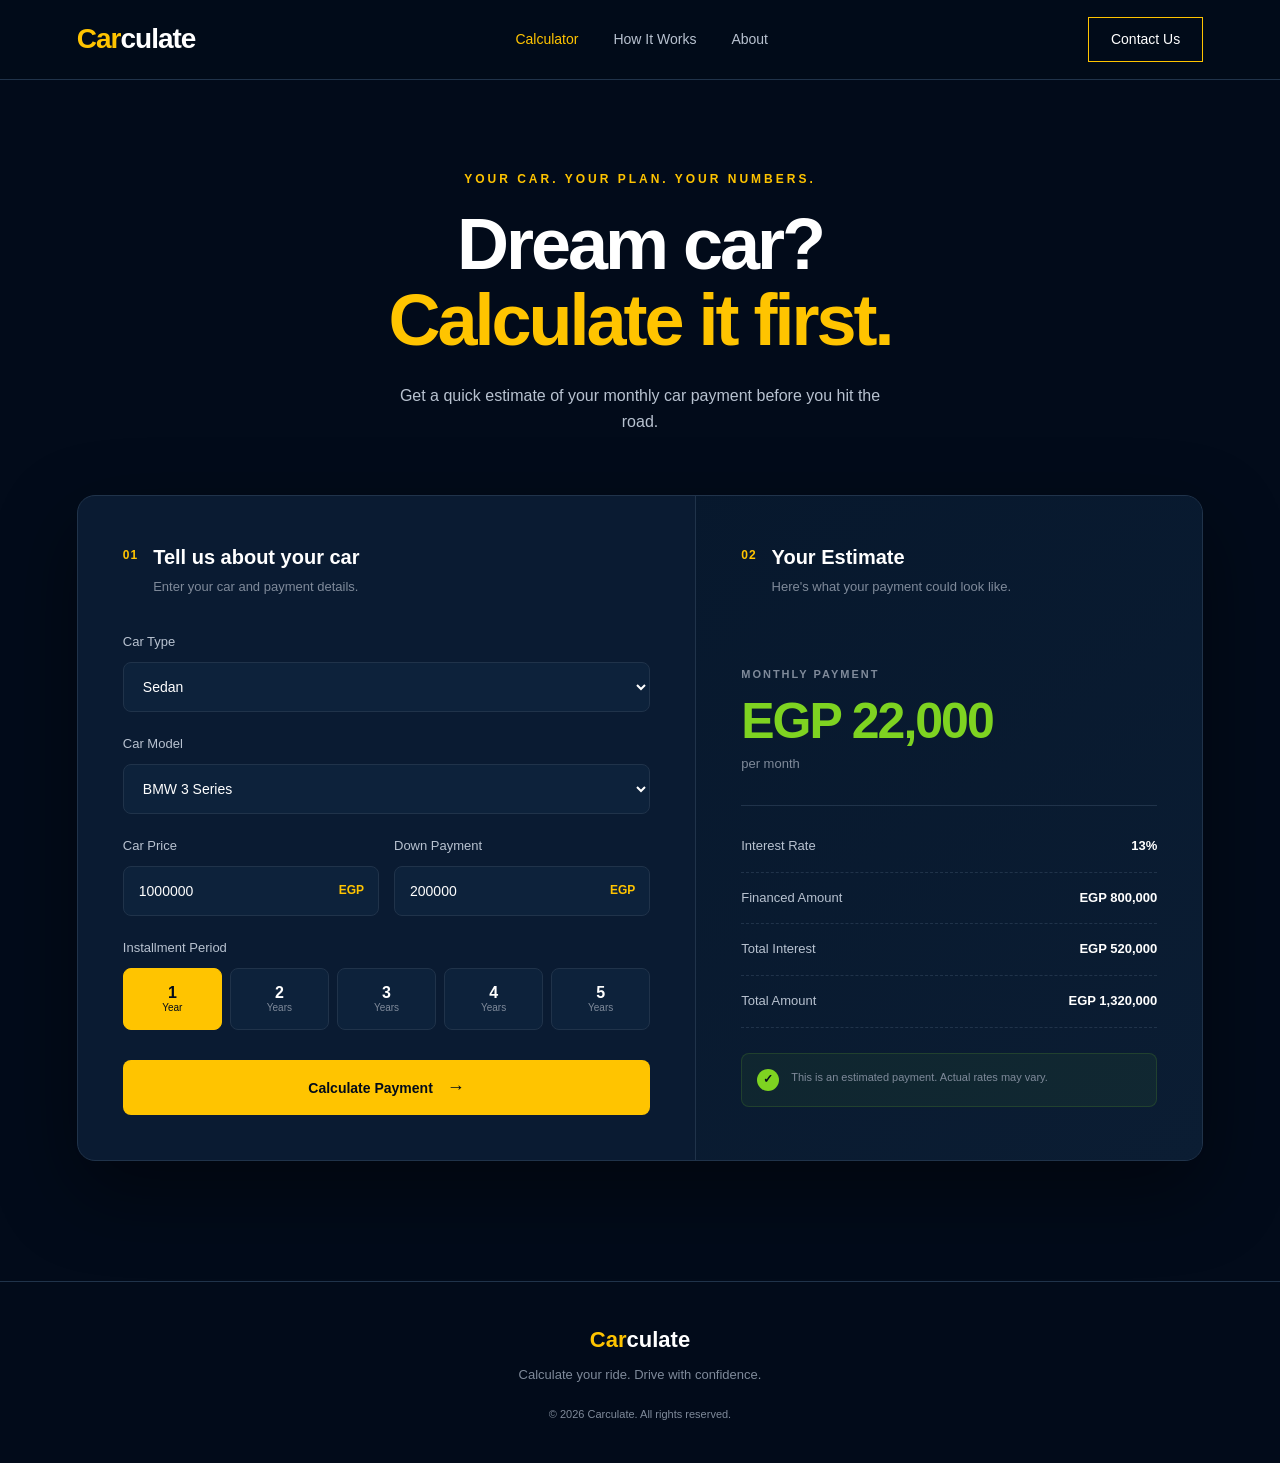
<file: Car Installments Calculator/index.html>
<!DOCTYPE html>
<html lang="en">

<head>
    <meta charset="UTF-8">

    <title>Carculate - Calculate Your Ride</title>

    <link rel="stylesheet" href="style.css">

</head>

<body>

    <!-- ================= HEADER ================= -->

    <header class="header">

        <div class="logo">
            <span>Car</span>culate
        </div>

        <nav class="navbar">
            <a href="#" class="active">Calculator</a>
            <a href="#">How It Works</a>
            <a href="#">About</a>
        </nav>

        <a href="#" class="contact-btn">Contact Us</a>

    </header>


    <!-- ================= HERO ================= -->

    <main>

        <section class="hero">

            <div class="hero-overlay"></div>

            <div class="hero-content">

                <p class="hero-small">
                    YOUR CAR. YOUR PLAN. YOUR NUMBERS.
                </p>

                <h1>
                    Dream car?
                    <br>
                    <span>Calculate it first.</span>
                </h1>

                <p class="hero-description">
                    Get a quick estimate of your monthly car payment
                    before you hit the road.
                </p>

            </div>


            <!-- ================= CALCULATOR ================= -->

            <div class="calculator-card">

                <!-- LEFT SIDE -->

                <div class="calculator-form">

                    <div class="section-heading">
                        <span class="section-number">01</span>

                        <div>
                            <h2>Tell us about your car</h2>
                            <p>Enter your car and payment details.</p>
                        </div>
                    </div>


                    <!-- Car Type -->

                    <div class="form-group">

                        <label for="carType">
                            Car Type
                        </label>

                        <select id="carType">

                            <option value="sedan">
                                Sedan
                            </option>

                            <option value="suv">
                                SUV
                            </option>

                            <option value="coupe">
                                Coupe
                            </option>

                            <option value="hatchback">
                                Hatchback
                            </option>

                            <option value="pickup">
                                Pickup
                            </option>

                        </select>

                    </div>


                    <!-- Car Model -->

                    <div class="form-group">

                        <label for="carModel">
                            Car Model
                        </label>

                        <select id="carModel">

                            <option>
                                BMW 3 Series
                            </option>

                            <option>
                                BMW 5 Series
                            </option>

                            <option>
                                BMW X3
                            </option>

                            <option>
                                BMW X5
                            </option>

                            <option>
                                Mercedes C-Class
                            </option>

                            <option>
                                Toyota Camry
                            </option>

                        </select>

                    </div>


                    <div class="form-row">

                        <!-- Car Price -->

                        <div class="form-group">

                            <label for="carPrice">
                                Car Price
                            </label>

                            <div class="input-wrapper">

                                <input
                                    type="number"
                                    id="carPrice"
                                    value="1000000"
                                >

                                <span>EGP</span>

                            </div>

                        </div>


                        <!-- Down Payment -->

                        <div class="form-group">

                            <label for="downPayment">
                                Down Payment
                            </label>

                            <div class="input-wrapper">

                                <input
                                    type="number"
                                    id="downPayment"
                                    value="200000"
                                >

                                <span>EGP</span>

                            </div>

                        </div>

                    </div>


                    <!-- Installment Period -->

                    <div class="form-group">

                        <label>
                            Installment Period
                        </label>

                        <div class="period-options">

                            <button class="period active">
                                <strong>1</strong>
                                <span>Year</span>
                            </button>

                            <button class="period">
                                <strong>2</strong>
                                <span>Years</span>
                            </button>

                            <button class="period">
                                <strong>3</strong>
                                <span>Years</span>
                            </button>

                            <button class="period">
                                <strong>4</strong>
                                <span>Years</span>
                            </button>

                            <button class="period">
                                <strong>5</strong>
                                <span>Years</span>
                            </button>

                        </div>

                    </div>


                    <!-- Calculate Button -->

                    <button class="calculate-btn">
                        Calculate Payment
                        <span>→</span>
                    </button>

                </div>


                <!-- RIGHT SIDE -->

                <div class="calculator-result">

                    <div class="result-heading">

                        <span class="section-number">02</span>

                        <div>
                            <h2>Your Estimate</h2>
                            <p>Here's what your payment could look like.</p>
                        </div>

                    </div>


                    <!-- Main Result -->

                    <div class="main-result">

                        <span>
                            MONTHLY PAYMENT
                        </span>

                        <h3>
                            EGP 22,000
                        </h3>

                        <p>
                            per month
                        </p>

                    </div>


                    <!-- Result Details -->

                    <div class="result-details">

                        <div class="result-item">

                            <span>
                                Interest Rate
                            </span>

                            <strong>
                                13%
                            </strong>

                        </div>


                        <div class="result-item">

                            <span>
                                Financed Amount
                            </span>

                            <strong>
                                EGP 800,000
                            </strong>

                        </div>


                        <div class="result-item">

                            <span>
                                Total Interest
                            </span>

                            <strong>
                                EGP 520,000
                            </strong>

                        </div>


                        <div class="result-item">

                            <span>
                                Total Amount
                            </span>

                            <strong>
                                EGP 1,320,000
                            </strong>

                        </div>

                    </div>


                    <!-- Result Note -->

                    <div class="result-note">

                        <span class="note-icon">✓</span>

                        <p>
                            This is an estimated payment.
                            Actual rates may vary.
                        </p>

                    </div>

                </div>

            </div>

        </section>

    </main>


    <!-- ================= FOOTER ================= -->

    <footer class="footer">

        <div class="footer-logo">
            <span>Car</span>culate
        </div>

        <p>
            Calculate your ride. Drive with confidence.
        </p>

        <p class="copyright">
            © 2026 Carculate. All rights reserved.
        </p>

    </footer>
<script src="index.js"></script>
</body>

</html>
</file>
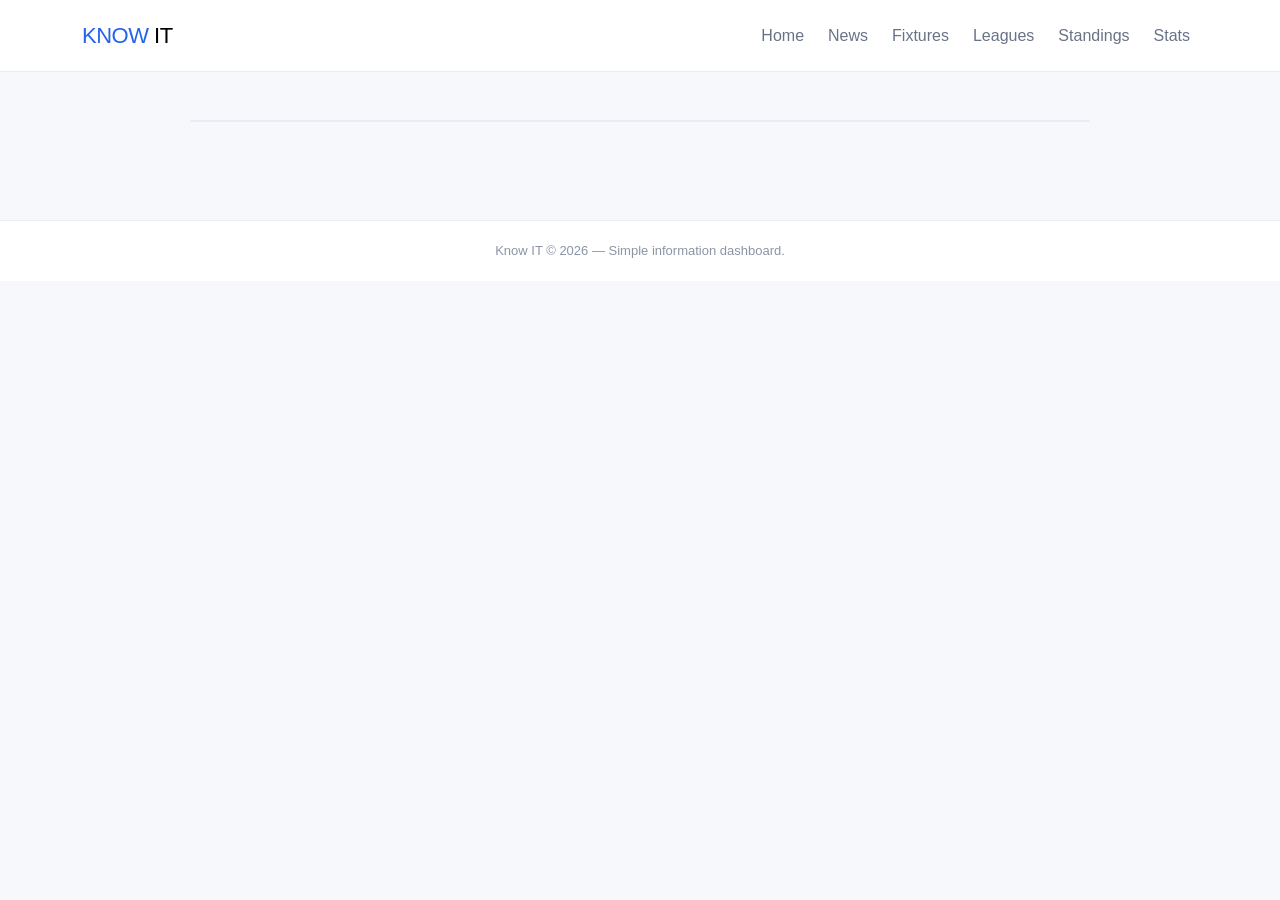
<file: know-it-news-website/news-details.html>
<!DOCTYPE html>
<html lang="en">
<head>
    <meta charset="UTF-8">
    <meta name="viewport" content="width=device-width, initial-scale=1.0">
    <title>Know IT | News Details</title>
    <link href="https://cdn.jsdelivr.net/npm/bootstrap@5.3.8/dist/css/bootstrap.min.css" rel="stylesheet">
    <link rel="stylesheet" href="style.css">
</head>
<body>
<header id="site-header"></header>

<main class="container py-4 py-lg-5">
    <article id="news-details" class="details-card"></article>
</main>

<footer id="site-footer"></footer>
<script src="js/config.js"></script>
<script src="js/ui.js"></script>
<script src="js/news.js"></script>
<script src="js/news-details.js"></script>
</body>
</html>
</file>
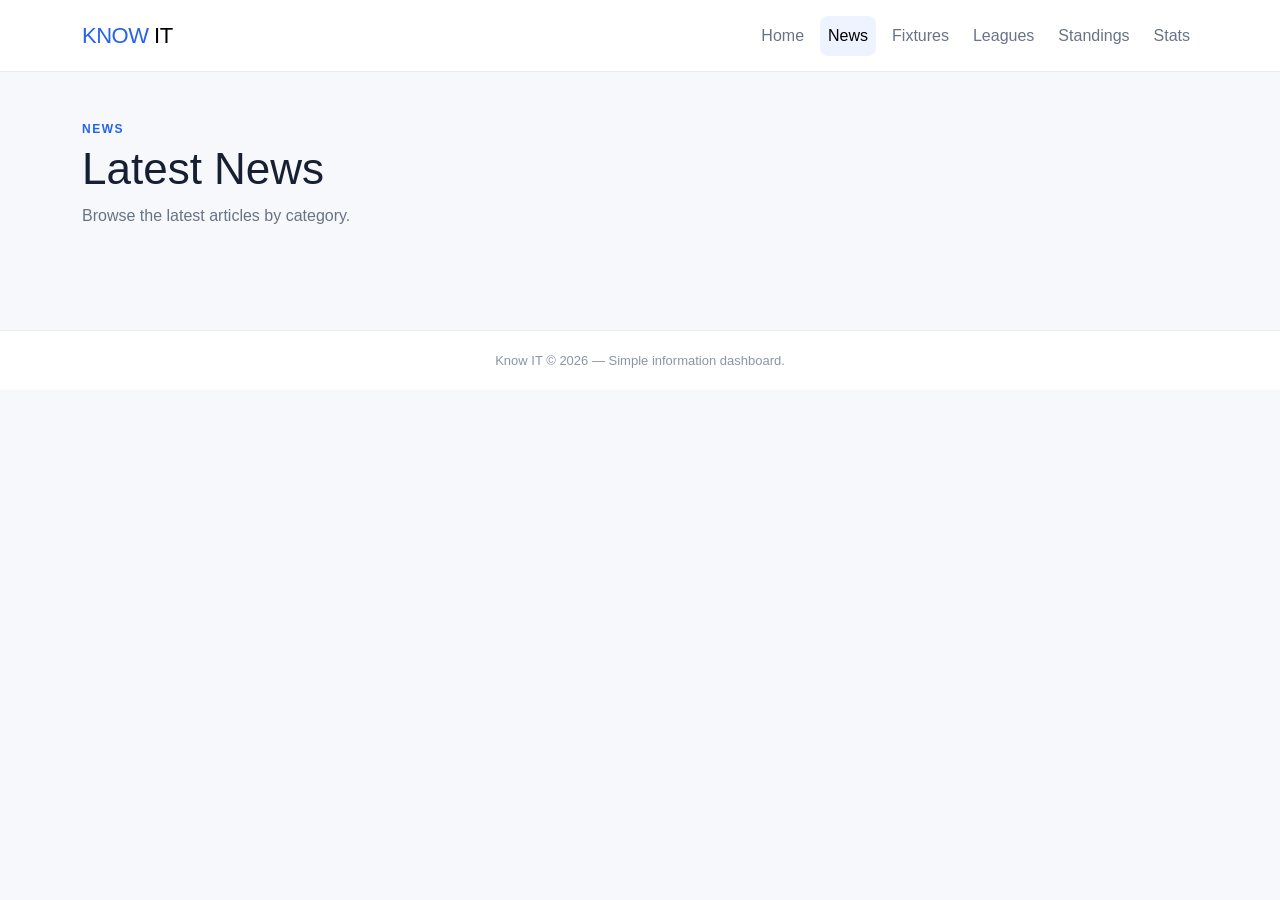
<file: know-it-news-website/news.html>
<!DOCTYPE html>
<html lang="en">
<head>
    <meta charset="UTF-8">
    <meta name="viewport" content="width=device-width, initial-scale=1.0">
    <title>Know IT | News</title>
    <link href="https://cdn.jsdelivr.net/npm/bootstrap@5.3.8/dist/css/bootstrap.min.css" rel="stylesheet">
    <link rel="stylesheet" href="style.css">
</head>
<body>
<header id="site-header"></header>

<main class="container py-4 py-lg-5">
    <div class="page-title">
        <p class="eyebrow">NEWS</p>
        <h1 id="news-page-title">Latest News</h1>
        <p>Browse the latest articles by category.</p>
    </div>

    <div id="news-page-container" class="row g-4"></div>
</main>

<footer id="site-footer"></footer>
<script src="js/config.js"></script>
<script src="js/ui.js"></script>
<script src="js/news.js"></script>
<script src="js/news-page.js"></script>
</body>
</html>
</file>
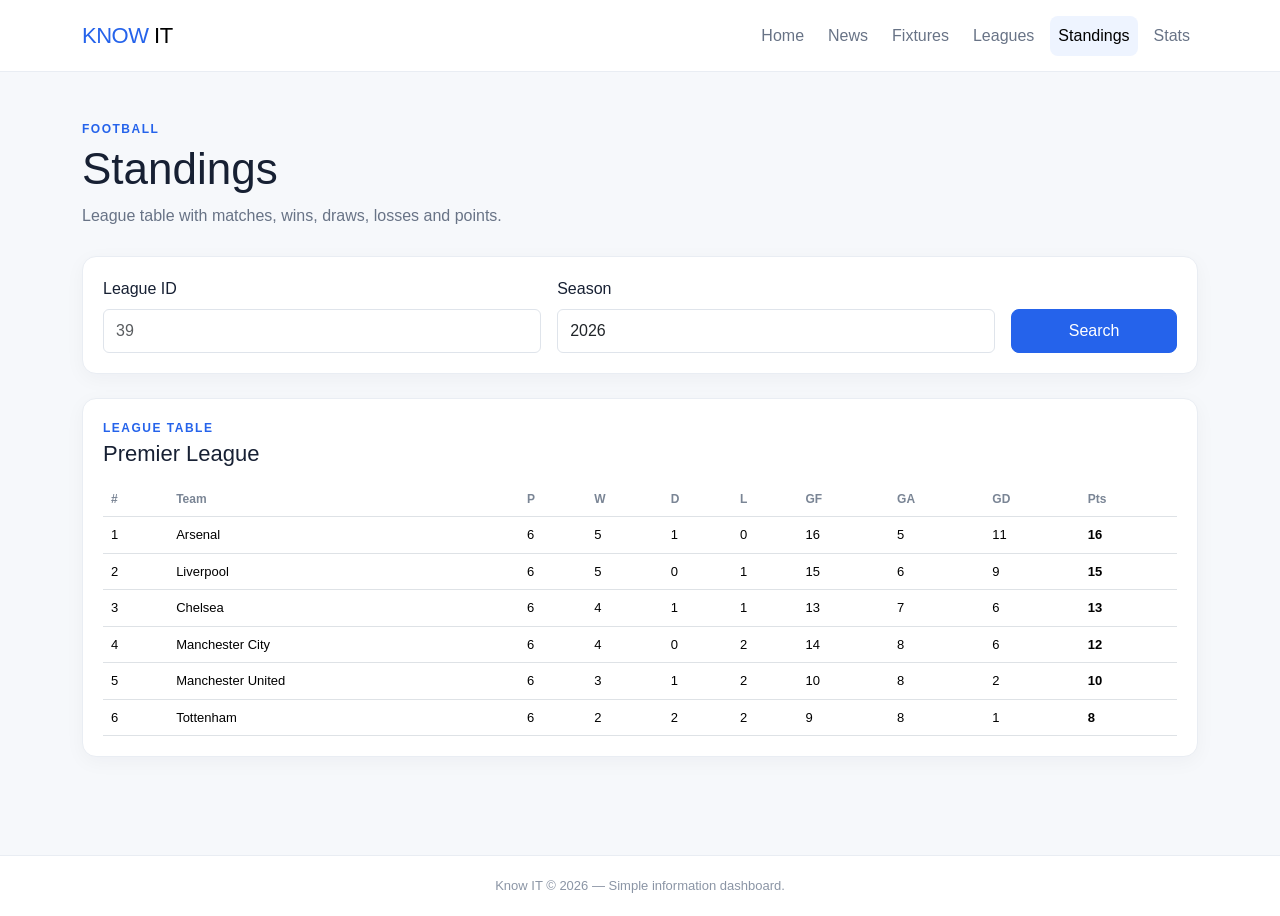
<file: know-it-news-website/standings.html>
<!DOCTYPE html>
<html lang="en">
<head>
    <meta charset="UTF-8">
    <meta name="viewport" content="width=device-width, initial-scale=1.0">
    <title>Know IT | Standings</title>
    <link href="https://cdn.jsdelivr.net/npm/bootstrap@5.3.8/dist/css/bootstrap.min.css" rel="stylesheet">
    <link rel="stylesheet" href="style.css">
</head>
<body>
<header id="site-header"></header>

<main class="container py-4 py-lg-5">
    <div class="page-title">
        <p class="eyebrow">FOOTBALL</p>
        <h1>Standings</h1>
        <p>League table with matches, wins, draws, losses and points.</p>
    </div>

    <section class="info-card mb-4">
        <div class="row g-3">
            <div class="col-md-5">
                <label class="form-label">League ID</label>
                <input id="standings-league" class="form-control" type="number" placeholder="39">
            </div>
            <div class="col-md-5">
                <label class="form-label">Season</label>
                <input id="standings-season" class="form-control" type="number">
            </div>
            <div class="col-md-2 d-flex align-items-end">
                <button id="search-standings" class="btn btn-primary w-100">Search</button>
            </div>
        </div>
    </section>

    <section id="standings-container" class="info-card table-wrap"></section>
</main>

<footer id="site-footer"></footer>
<script src="js/config.js"></script>
<script src="js/ui.js"></script>
<script src="js/sports.js"></script>
<script src="js/standings.js"></script>
</body>
</html>
</file>
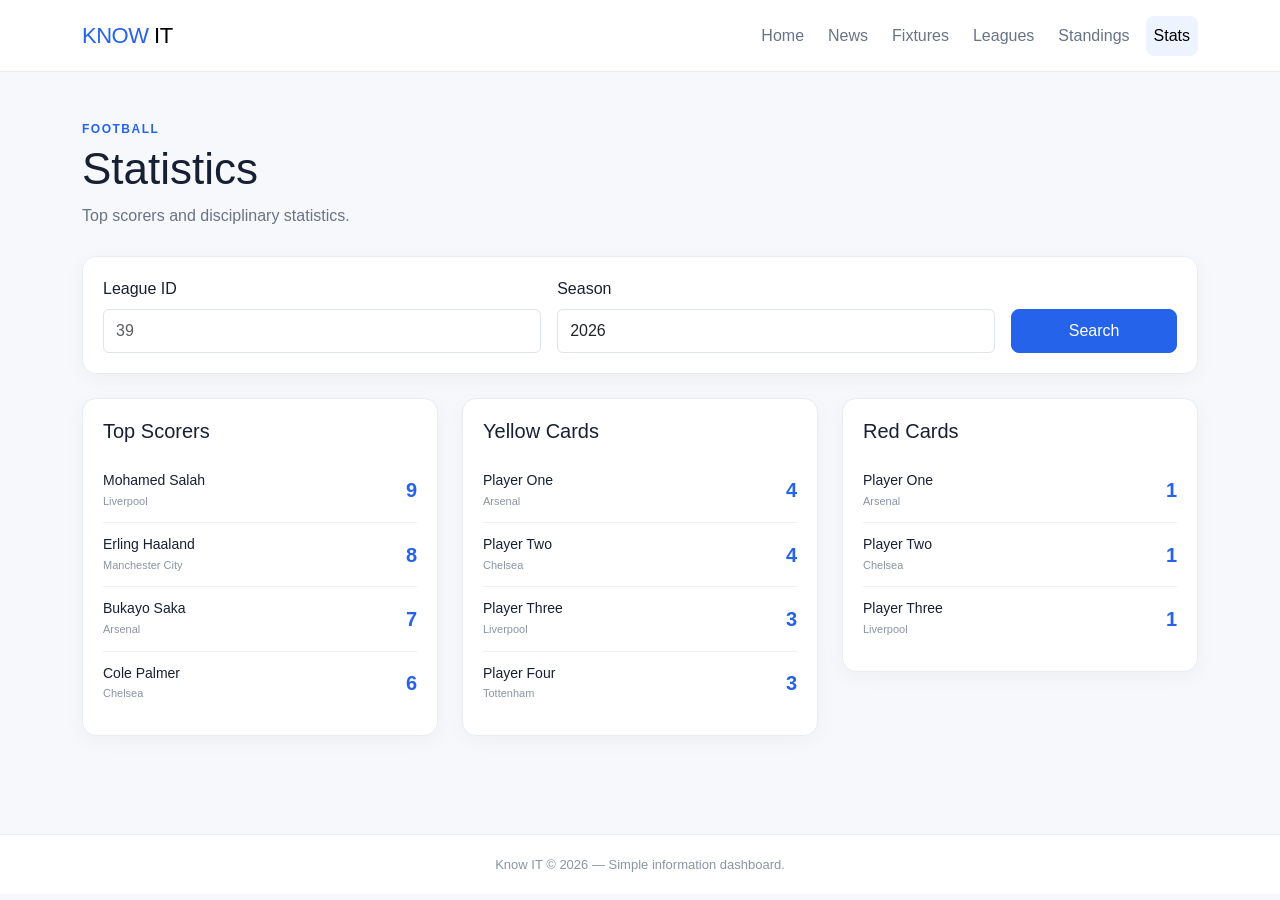
<file: know-it-news-website/stats.html>
<!DOCTYPE html>
<html lang="en">
<head>
    <meta charset="UTF-8">
    <meta name="viewport" content="width=device-width, initial-scale=1.0">
    <title>Know IT | Stats</title>
    <link href="https://cdn.jsdelivr.net/npm/bootstrap@5.3.8/dist/css/bootstrap.min.css" rel="stylesheet">
    <link rel="stylesheet" href="style.css">
</head>
<body>
<header id="site-header"></header>

<main class="container py-4 py-lg-5">
    <div class="page-title">
        <p class="eyebrow">FOOTBALL</p>
        <h1>Statistics</h1>
        <p>Top scorers and disciplinary statistics.</p>
    </div>

    <section class="info-card mb-4">
        <div class="row g-3">
            <div class="col-md-5">
                <label class="form-label">League ID</label>
                <input id="stats-league" class="form-control" type="number" placeholder="39">
            </div>
            <div class="col-md-5">
                <label class="form-label">Season</label>
                <input id="stats-season" class="form-control" type="number">
            </div>
            <div class="col-md-2 d-flex align-items-end">
                <button id="search-stats" class="btn btn-primary w-100">Search</button>
            </div>
        </div>
    </section>

    <div class="row g-4">
        <div class="col-lg-4">
            <section class="info-card">
                <h2 class="card-title">Top Scorers</h2>
                <div id="top-scorers"></div>
            </section>
        </div>
        <div class="col-lg-4">
            <section class="info-card">
                <h2 class="card-title">Yellow Cards</h2>
                <div id="yellow-cards"></div>
            </section>
        </div>
        <div class="col-lg-4">
            <section class="info-card">
                <h2 class="card-title">Red Cards</h2>
                <div id="red-cards"></div>
            </section>
        </div>
    </div>
</main>

<footer id="site-footer"></footer>
<script src="js/config.js"></script>
<script src="js/ui.js"></script>
<script src="js/sports.js"></script>
<script src="js/stats.js"></script>
</body>
</html>
</file>
<file: Car Installments Calculator/style.css>
/* ================= VARIABLES ================= */

:root {

    --bg-color: #020B1A;
    --secondary-bg: #07182D;
    --card-color: #0B1D33;
    --input-color: #0D223B;

    --primary-color: #FFC400;
    --primary-hover: #FFD333;

    --success-color: #7ED321;

    --white: #FFFFFF;
    --text-secondary: #B8C2D0;
    --text-muted: #7F8A9A;

    --border-color: #20334A;

}


/* ================= RESET ================= */

* {
    margin: 0;
    padding: 0;
    box-sizing: border-box;
}


html {
    scroll-behavior: smooth;
}


body {

    font-family: "Inter", sans-serif;

    background-color: var(--bg-color);

    color: var(--white);

    line-height: 1.6;

}


/* ================= HEADER ================= */

.header {

    width: 100%;

    height: 80px;

    padding: 0 6%;

    display: flex;

    align-items: center;

    justify-content: space-between;

    background-color: rgba(2, 11, 26, 0.95);

    border-bottom: 1px solid var(--border-color);

    position: relative;

    z-index: 10;

}


/* Logo */

.logo {

    font-size: 28px;

    font-weight: 800;

    letter-spacing: -1px;

    color: var(--white);

}

.logo span {
    color: var(--primary-color);
}


/* Navbar */

.navbar {

    display: flex;

    align-items: center;

    gap: 35px;

}

.navbar a {

    color: var(--text-secondary);

    text-decoration: none;

    font-size: 14px;

    font-weight: 500;

    transition: 0.3s;

}

.navbar a:hover,
.navbar a.active {

    color: var(--primary-color);

}


/* Contact */

.contact-btn {

    text-decoration: none;

    color: var(--white);

    border: 1px solid var(--primary-color);

    padding: 10px 22px;

    font-size: 14px;

    transition: 0.3s;

}

.contact-btn:hover {

    background-color: var(--primary-color);

    color: var(--bg-color);

}


/* ================= HERO ================= */

.hero {

    min-height: 900px;

    position: relative;

    padding: 90px 6% 120px;

    background-image:
        url("https://images.unsplash.com/photo-1555215695-3004980ad54e?auto=format&fit=crop&w=2000&q=85");

    background-size: cover;

    background-position: center;

    overflow: hidden;

}


/* Dark overlay */

.hero-overlay {

    position: absolute;

    inset: 0;

    background:
        linear-gradient(
            180deg,
            rgba(2, 11, 26, 0.82),
            rgba(2, 11, 26, 0.94)
        );

}


/* Hero Content */

.hero-content {

    position: relative;

    z-index: 2;

    max-width: 650px;

    margin: 0 auto 60px;

    text-align: center;

}


.hero-small {

    color: var(--primary-color);

    font-size: 12px;

    font-weight: 700;

    letter-spacing: 3px;

    margin-bottom: 18px;

}


.hero-content h1 {

    font-size: clamp(42px, 6vw, 72px);

    line-height: 1.05;

    font-weight: 800;

    letter-spacing: -3px;

}


.hero-content h1 span {

    color: var(--primary-color);

}


.hero-description {

    color: var(--text-secondary);

    max-width: 500px;

    margin: 25px auto 0;

    font-size: 16px;

}


/* ================= CALCULATOR ================= */

.calculator-card {

    position: relative;

    z-index: 3;

    max-width: 1150px;

    margin: auto;

    display: grid;

    grid-template-columns: 1.1fr 0.9fr;

    background-color: rgba(11, 29, 51, 0.96);

    border: 1px solid var(--border-color);

    border-radius: 18px;

    overflow: hidden;

    box-shadow:
        0 30px 80px rgba(0, 0, 0, 0.45);

}


/* ================= FORM SIDE ================= */

.calculator-form {

    padding: 45px;

    border-right: 1px solid var(--border-color);

}


/* Section heading */

.section-heading,
.result-heading {

    display: flex;

    gap: 15px;

    margin-bottom: 35px;

}


.section-number {

    color: var(--primary-color);

    font-size: 12px;

    font-weight: 700;

    letter-spacing: 1px;

    padding-top: 5px;

}


.section-heading h2,
.result-heading h2 {

    font-size: 20px;

    font-weight: 700;

}


.section-heading p,
.result-heading p {

    color: var(--text-muted);

    font-size: 13px;

    margin-top: 4px;

}


/* ================= FORM ================= */

.form-group {

    margin-bottom: 22px;

}


.form-group label {

    display: block;

    margin-bottom: 9px;

    color: var(--text-secondary);

    font-size: 13px;

    font-weight: 500;

}


select,
input {

    width: 100%;

    height: 50px;

    border: 1px solid var(--border-color);

    border-radius: 8px;

    background-color: var(--input-color);

    color: var(--white);

    padding: 0 15px;

    outline: none;

    font-family: inherit;

    font-size: 14px;

    transition: 0.3s;

}


select:focus,
input:focus {

    border-color: var(--primary-color);

    box-shadow: 0 0 0 3px rgba(255, 196, 0, 0.08);

}


select {

    cursor: pointer;

}


/* Two inputs */

.form-row {

    display: grid;

    grid-template-columns: 1fr 1fr;

    gap: 15px;

}


/* Input with currency */

.input-wrapper {

    position: relative;

}


.input-wrapper input {

    padding-right: 60px;

}


.input-wrapper span {

    position: absolute;

    right: 15px;

    top: 50%;

    transform: translateY(-50%);

    color: var(--primary-color);

    font-size: 12px;

    font-weight: 600;

}


/* ================= PERIOD ================= */

.period-options {

    display: grid;

    grid-template-columns: repeat(5, 1fr);

    gap: 8px;

}


.period {

    height: 62px;

    border: 1px solid var(--border-color);

    border-radius: 8px;

    background-color: var(--input-color);

    color: var(--text-secondary);

    cursor: pointer;

    font-family: inherit;

    display: flex;

    flex-direction: column;

    align-items: center;

    justify-content: center;

    transition: 0.3s;

}


.period strong {

    font-size: 16px;

    color: var(--white);

}


.period span {

    font-size: 10px;

    color: var(--text-muted);

}


.period:hover {

    border-color: var(--primary-color);

}


.period.active {

    background-color: var(--primary-color);

    border-color: var(--primary-color);

    color: var(--bg-color);

}


.period.active strong,
.period.active span {

    color: var(--bg-color);

}


/* ================= CALCULATE BUTTON ================= */

.calculate-btn {

    width: 100%;

    height: 55px;

    margin-top: 8px;

    border: none;

    border-radius: 8px;

    background-color: var(--primary-color);

    color: var(--bg-color);

    font-family: inherit;

    font-size: 14px;

    font-weight: 700;

    cursor: pointer;

    transition: 0.3s;

}


.calculate-btn span {

    margin-left: 10px;

    font-size: 18px;

}


.calculate-btn:hover {

    background-color: var(--primary-hover);

    transform: translateY(-2px);

}


/* ================= RESULT SIDE ================= */

.calculator-result {

    padding: 45px;

    background:
        linear-gradient(
            145deg,
            rgba(7, 24, 45, 0.95),
            rgba(11, 29, 51, 0.98)
        );

}


/* Main result */

.main-result {

    padding: 28px 0 30px;

    border-bottom: 1px solid var(--border-color);

}


.main-result > span {

    color: var(--text-muted);

    font-size: 11px;

    letter-spacing: 2px;

    font-weight: 700;

}


.main-result h3 {

    margin-top: 8px;

    font-size: clamp(36px, 4vw, 50px);

    color: var(--success-color);

    line-height: 1.1;

    letter-spacing: -2px;

}


.main-result p {

    color: var(--text-muted);

    font-size: 13px;

    margin-top: 5px;

}


/* ================= RESULT DETAILS ================= */

.result-details {

    margin-top: 15px;

}


.result-item {

    display: flex;

    justify-content: space-between;

    align-items: center;

    padding: 15px 0;

    border-bottom: 1px dashed var(--border-color);

}


.result-item span {

    color: var(--text-secondary);

    font-size: 13px;

}


.result-item strong {

    color: var(--white);

    font-size: 13px;

}


/* ================= NOTE ================= */

.result-note {

    display: flex;

    gap: 12px;

    align-items: flex-start;

    margin-top: 25px;

    padding: 15px;

    background-color: rgba(126, 211, 33, 0.06);

    border: 1px solid rgba(126, 211, 33, 0.15);

    border-radius: 8px;

}


.note-icon {

    width: 22px;

    height: 22px;

    border-radius: 50%;

    display: flex;

    align-items: center;

    justify-content: center;

    background-color: var(--success-color);

    color: var(--bg-color);

    font-size: 12px;

    font-weight: 700;

    flex-shrink: 0;

}


.result-note p {

    color: var(--text-muted);

    font-size: 11px;

    line-height: 1.5;

}


/* ================= FOOTER ================= */

.footer {

    padding: 40px 6%;

    background-color: var(--bg-color);

    border-top: 1px solid var(--border-color);

    text-align: center;

}


.footer-logo {

    font-size: 22px;

    font-weight: 800;

}


.footer-logo span {

    color: var(--primary-color);

}


.footer > p {

    color: var(--text-muted);

    font-size: 13px;

    margin-top: 8px;

}


.footer .copyright {

    margin-top: 20px;

    font-size: 11px;

}


/* ================= RESPONSIVE ================= */

@media (max-width: 900px) {

    .header {

        padding: 0 4%;

    }


    .navbar {

        gap: 15px;

    }


    .hero {

        padding: 70px 4% 80px;

    }


    .calculator-card {

        grid-template-columns: 1fr;

    }


    .calculator-form {

        border-right: none;

        border-bottom: 1px solid var(--border-color);

    }

}


@media (max-width: 650px) {

    .header {

        height: auto;

        min-height: 75px;

        padding: 18px 5%;

        flex-wrap: wrap;

        gap: 15px;

    }


    .navbar {

        order: 3;

        width: 100%;

        justify-content: center;

    }


    .navbar a {

        font-size: 12px;

    }


    .contact-btn {

        padding: 8px 14px;

        font-size: 12px;

    }


    .hero {

        padding: 60px 4%;

    }


    .hero-content {

        margin-bottom: 40px;

    }


    .hero-content h1 {

        letter-spacing: -2px;

    }


    .calculator-form,
    .calculator-result {

        padding: 28px 20px;

    }


    .form-row {

        grid-template-columns: 1fr;

        gap: 0;

    }


    .period-options {

        grid-template-columns: repeat(3, 1fr);

    }


    .main-result h3 {

        font-size: 38px;

    }

}


@media (max-width: 400px) {

    .period-options {

        grid-template-columns: repeat(2, 1fr);

    }


    .navbar {

        gap: 10px;

    }

}
</file>
<file: know-it-news-website/style.css>
* {
    box-sizing: border-box;
}

body {
    margin: 0;
    background: #f6f8fb;
    color: #172033;
    font-family: Arial, Helvetica, sans-serif;
}

.navbar {
    background: #ffffff;
    border-bottom: 1px solid #e9edf3;
    padding: 14px 0;
}

.navbar-brand {
    font-size: 22px;
    letter-spacing: -0.5px;
}

.navbar-brand span {
    color: #2563eb;
}

.nav-link {
    color: #687386;
    margin-left: 8px;
    border-radius: 8px;
}

.nav-link:hover,
.nav-link.active {
    color: #2563eb;
    background: #eef4ff;
}

.hero {
    background: #172033;
    color: white;
    border-radius: 18px;
    padding: 34px;
    display: flex;
    justify-content: space-between;
    align-items: center;
    gap: 25px;
}

.hero h1 {
    max-width: 680px;
    font-size: clamp(28px, 4vw, 46px);
    line-height: 1.1;
    margin: 8px 0 14px;
}

.hero-text {
    color: #b9c2d0;
    margin: 0;
}

.hero-links {
    display: flex;
    gap: 10px;
    flex-wrap: wrap;
}

.eyebrow {
    color: #2563eb;
    font-size: 12px;
    font-weight: 700;
    letter-spacing: 1.5px;
    margin: 0;
}

.hero .eyebrow {
    color: #8fb3ff;
}

.page-title {
    margin-bottom: 28px;
}

.page-title h1 {
    font-size: clamp(30px, 5vw, 44px);
    margin: 5px 0 8px;
}

.page-title p:not(.eyebrow) {
    color: #687386;
    margin: 0;
}

.section-block {
    margin-bottom: 36px;
}

.section-heading {
    display: flex;
    justify-content: space-between;
    align-items: center;
    margin-bottom: 16px;
}

.section-heading h2 {
    margin: 0;
    font-size: 25px;
}

.section-heading a {
    color: #2563eb;
    text-decoration: none;
    font-size: 14px;
}

.info-card,
.news-card,
.details-card {
    background: #ffffff;
    border: 1px solid #e9edf3;
    border-radius: 14px;
    box-shadow: 0 5px 20px rgba(20, 32, 55, 0.04);
}

.info-card {
    padding: 20px;
}

.card-title {
    font-size: 20px;
    margin: 0 0 16px;
}

.weather-icon {
    width: 75px;
    height: 75px;
    margin: 0 auto 8px;
    display: flex;
    align-items: center;
    justify-content: center;
    font-size: 45px;
}

.weather-icon img {
    width: 75px;
}

#temp h2 {
    font-size: 38px;
    margin: 0 0 3px;
}

#temp h3 {
    font-size: 18px;
    margin: 0;
}

.currency-row {
    display: flex;
    justify-content: space-between;
    padding: 12px 0;
    border-bottom: 1px solid #edf0f4;
}

.currency-row:last-child {
    border-bottom: 0;
}

.news-card {
    overflow: hidden;
    height: 100%;
}

.news-card > img {
    width: 100%;
    height: 190px;
    object-fit: cover;
    display: block;
}

.news-card-body {
    padding: 17px;
}

.news-card h3 {
    font-size: 18px;
    line-height: 1.35;
    margin: 6px 0 9px;
}

.news-card p:not(.news-date) {
    color: #687386;
    font-size: 14px;
    line-height: 1.6;
}

.news-date {
    color: #8b95a5;
    font-size: 12px;
    margin: 0;
}

.read-more,
.back-link {
    color: #2563eb;
    text-decoration: none;
    font-size: 14px;
    font-weight: 600;
}

.match-league {
    color: #8b95a5;
    font-size: 12px;
    margin-bottom: 10px;
}

.live-match {
    padding: 14px 0;
    border-bottom: 1px solid #edf0f4;
}

.live-team {
    display: grid;
    grid-template-columns: 1fr 60px 1fr;
    align-items: center;
    gap: 8px;
}

.live-team > div {
    display: flex;
    align-items: center;
    gap: 7px;
    min-width: 0;
}

.live-team > div:last-child {
    justify-content: flex-end;
    text-align: right;
}

.live-team img {
    width: 28px;
    height: 28px;
    object-fit: contain;
    flex: 0 0 auto;
}

.live-team span {
    font-size: 12px;
}

.live-team strong {
    text-align: center;
}

.form-control {
    border-color: #dfe4eb;
    min-height: 44px;
}

.form-control:focus {
    border-color: #2563eb;
    box-shadow: 0 0 0 3px rgba(37, 99, 235, 0.1);
}

.form-note {
    color: #8b95a5;
    font-size: 12px;
    margin: 13px 0 0;
}

.btn {
    border-radius: 8px;
    padding: 9px 16px;
}

.btn-primary {
    background: #2563eb;
    border-color: #2563eb;
}

.btn-primary:hover {
    background: #1d4ed8;
    border-color: #1d4ed8;
}

.empty-box,
.loading-box {
    padding: 24px;
    text-align: center;
    color: #7a8595;
    background: #f8fafc;
    border-radius: 10px;
}

.fixture-card {
    height: 100%;
}

.fixture-top {
    display: flex;
    justify-content: space-between;
    color: #7a8595;
    font-size: 12px;
    margin-bottom: 22px;
}

.fixture-teams {
    display: grid;
    grid-template-columns: 1fr 90px 1fr;
    align-items: center;
    gap: 12px;
}

.fixture-team {
    text-align: center;
}

.fixture-team img {
    width: 55px;
    height: 55px;
    object-fit: contain;
    margin-bottom: 9px;
}

.fixture-team p {
    font-size: 13px;
    margin: 0;
}

.fixture-score {
    text-align: center;
}

.fixture-score strong {
    display: block;
    font-size: 21px;
}

.fixture-score span {
    color: #8b95a5;
    font-size: 11px;
}

.league-card {
    height: 100%;
    text-align: center;
}

.league-logo {
    width: 70px;
    height: 70px;
    object-fit: contain;
    margin-bottom: 14px;
}

.league-card h3 {
    font-size: 19px;
    margin-bottom: 7px;
}

.league-card p {
    color: #687386;
    margin-bottom: 5px;
}

.table-wrap {
    overflow: hidden;
}

.table-heading {
    margin-bottom: 15px;
}

.table-heading h2 {
    font-size: 22px;
    margin: 4px 0 0;
}

.table {
    margin-bottom: 0;
}

.table thead th {
    color: #7a8595;
    font-size: 12px;
    white-space: nowrap;
}

.table td {
    font-size: 13px;
    white-space: nowrap;
}

.standing-team {
    display: flex;
    align-items: center;
    gap: 9px;
}

.standing-team img {
    width: 30px;
    height: 30px;
    object-fit: contain;
}

.stat-player {
    display: flex;
    align-items: center;
    justify-content: space-between;
    padding: 13px 0;
    border-bottom: 1px solid #edf0f4;
}

.stat-player:last-child {
    border-bottom: 0;
}

.stat-player h3 {
    font-size: 14px;
    margin: 0 0 4px;
}

.stat-player p {
    color: #8b95a5;
    font-size: 11px;
    margin: 0;
}

.stat-player strong {
    color: #2563eb;
    font-size: 20px;
}

.details-card {
    max-width: 900px;
    margin: auto;
    overflow: hidden;
}

.details-card .back-link {
    display: inline-block;
    margin: 20px 24px;
}

.details-image {
    width: 100%;
    max-height: 480px;
    object-fit: cover;
}

.details-content {
    padding: 28px;
}

.details-content h1 {
    font-size: clamp(28px, 5vw, 44px);
    line-height: 1.15;
    margin: 7px 0 18px;
}

.details-content p:not(.news-date) {
    color: #596578;
    line-height: 1.8;
}

.site-footer {
    border-top: 1px solid #e9edf3;
    background: #ffffff;
    margin-top: 50px;
    padding: 20px 0;
}

.site-footer p {
    color: #8b95a5;
    font-size: 13px;
    text-align: center;
    margin: 0;
}

@media (max-width: 767px) {
    .hero {
        padding: 25px;
        display: block;
    }

    .hero-links {
        margin-top: 20px;
    }

    .live-team {
        grid-template-columns: 1fr 45px 1fr;
    }

    .live-team span {
        font-size: 10px;
    }

    .fixture-teams {
        grid-template-columns: 1fr 65px 1fr;
    }

    .fixture-team img {
        width: 45px;
        height: 45px;
    }

    .table {
        font-size: 12px;
    }
}
</file>
